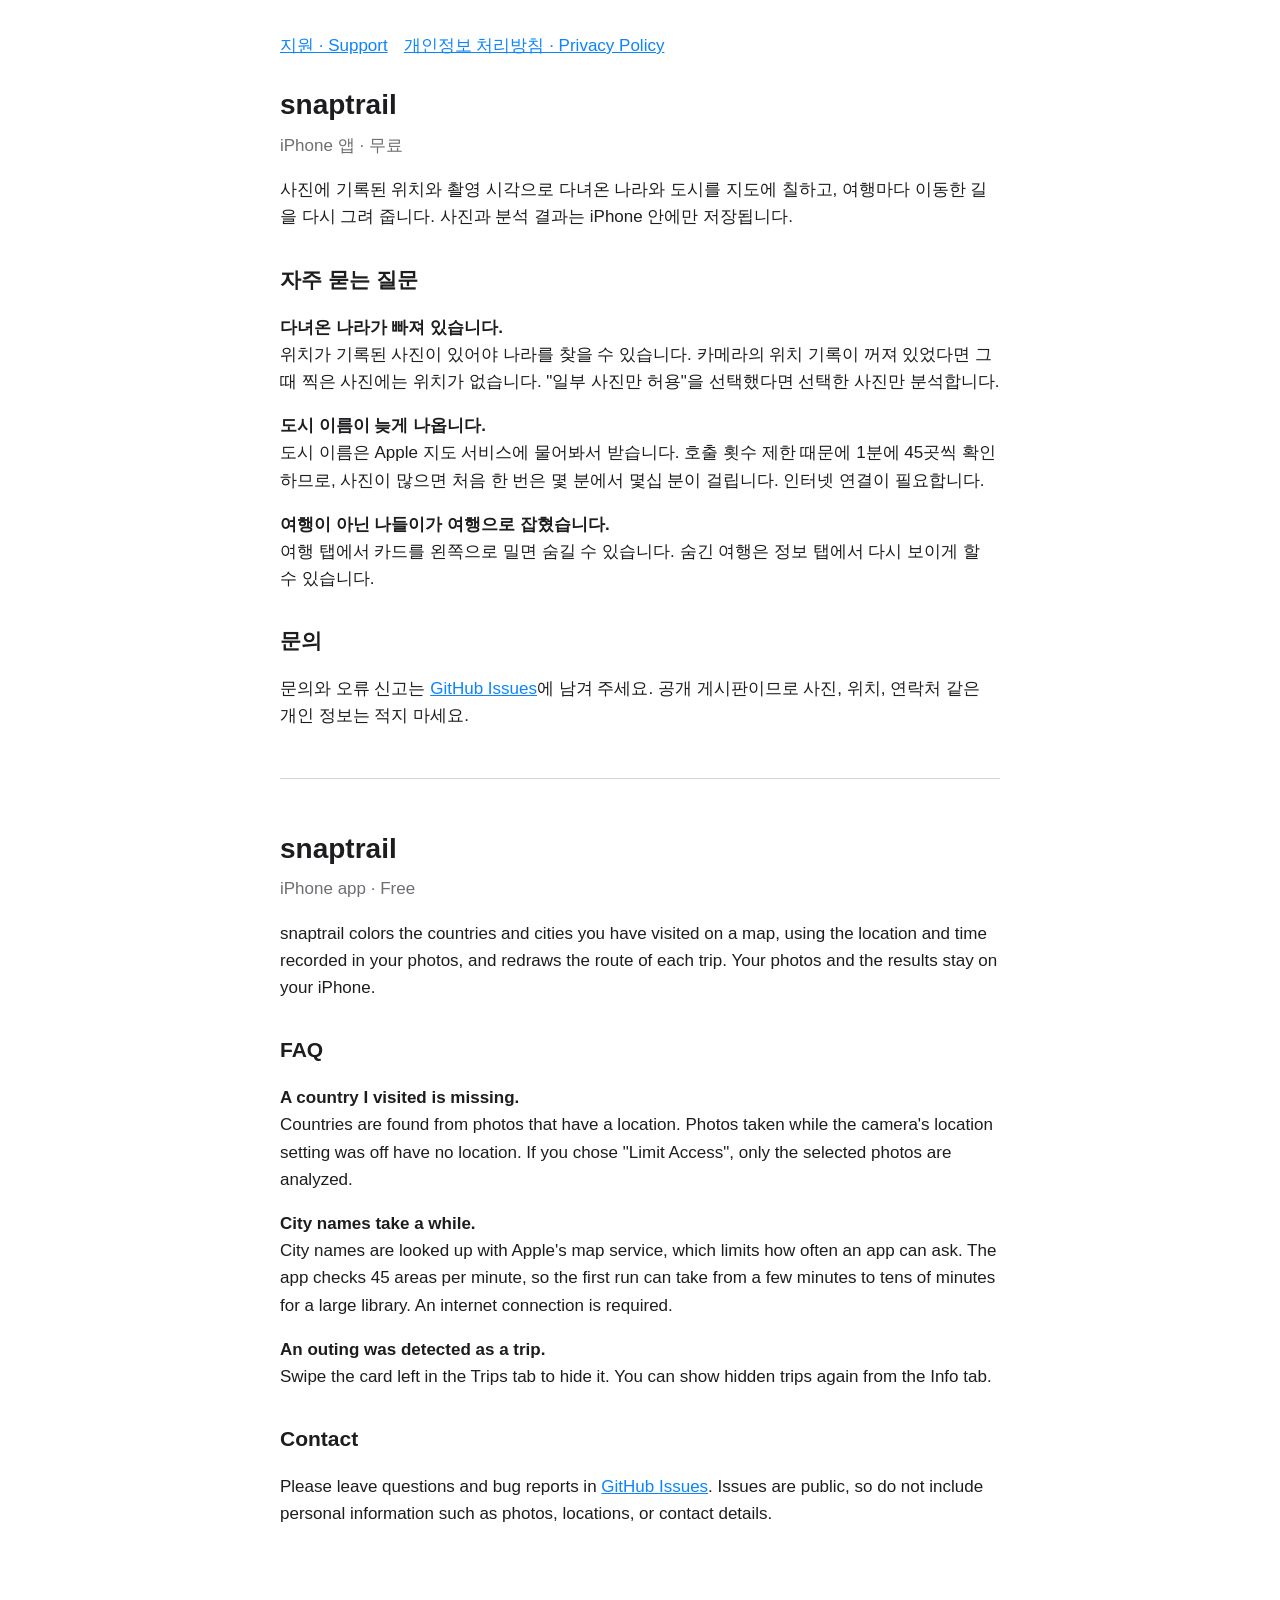
<file: index.html>
<!doctype html>
<html lang="ko">
<head>
<meta charset="utf-8">
<meta name="viewport" content="width=device-width, initial-scale=1">
<title>snaptrail 지원</title>
<link rel="stylesheet" href="style.css">
</head>
<body>
<main>
<nav><a href="index.html">지원 · Support</a><a href="privacy.html">개인정보 처리방침 · Privacy Policy</a></nav>

<h1>snaptrail</h1>
<p class="meta">iPhone 앱 · 무료</p>
<p>사진에 기록된 위치와 촬영 시각으로 다녀온 나라와 도시를 지도에 칠하고, 여행마다 이동한 길을 다시 그려 줍니다. 사진과 분석 결과는 iPhone 안에만 저장됩니다.</p>

<h2>자주 묻는 질문</h2>
<p><strong>다녀온 나라가 빠져 있습니다.</strong><br>
위치가 기록된 사진이 있어야 나라를 찾을 수 있습니다. 카메라의 위치 기록이 꺼져 있었다면 그때 찍은 사진에는 위치가 없습니다. "일부 사진만 허용"을 선택했다면 선택한 사진만 분석합니다.</p>
<p><strong>도시 이름이 늦게 나옵니다.</strong><br>
도시 이름은 Apple 지도 서비스에 물어봐서 받습니다. 호출 횟수 제한 때문에 1분에 45곳씩 확인하므로, 사진이 많으면 처음 한 번은 몇 분에서 몇십 분이 걸립니다. 인터넷 연결이 필요합니다.</p>
<p><strong>여행이 아닌 나들이가 여행으로 잡혔습니다.</strong><br>
여행 탭에서 카드를 왼쪽으로 밀면 숨길 수 있습니다. 숨긴 여행은 정보 탭에서 다시 보이게 할 수 있습니다.</p>

<h2>문의</h2>
<p>문의와 오류 신고는 <a href="https://github.com/wooklab/snaptrail-support/issues">GitHub Issues</a>에 남겨 주세요. 공개 게시판이므로 사진, 위치, 연락처 같은 개인 정보는 적지 마세요.</p>

<hr>

<h1 lang="en">snaptrail</h1>
<p class="meta" lang="en">iPhone app · Free</p>
<p lang="en">snaptrail colors the countries and cities you have visited on a map, using the location and time recorded in your photos, and redraws the route of each trip. Your photos and the results stay on your iPhone.</p>

<h2 lang="en">FAQ</h2>
<p lang="en"><strong>A country I visited is missing.</strong><br>
Countries are found from photos that have a location. Photos taken while the camera's location setting was off have no location. If you chose "Limit Access", only the selected photos are analyzed.</p>
<p lang="en"><strong>City names take a while.</strong><br>
City names are looked up with Apple's map service, which limits how often an app can ask. The app checks 45 areas per minute, so the first run can take from a few minutes to tens of minutes for a large library. An internet connection is required.</p>
<p lang="en"><strong>An outing was detected as a trip.</strong><br>
Swipe the card left in the Trips tab to hide it. You can show hidden trips again from the Info tab.</p>

<h2 lang="en">Contact</h2>
<p lang="en">Please leave questions and bug reports in <a href="https://github.com/wooklab/snaptrail-support/issues">GitHub Issues</a>. Issues are public, so do not include personal information such as photos, locations, or contact details.</p>
</main>
</body>
</html>
</file>
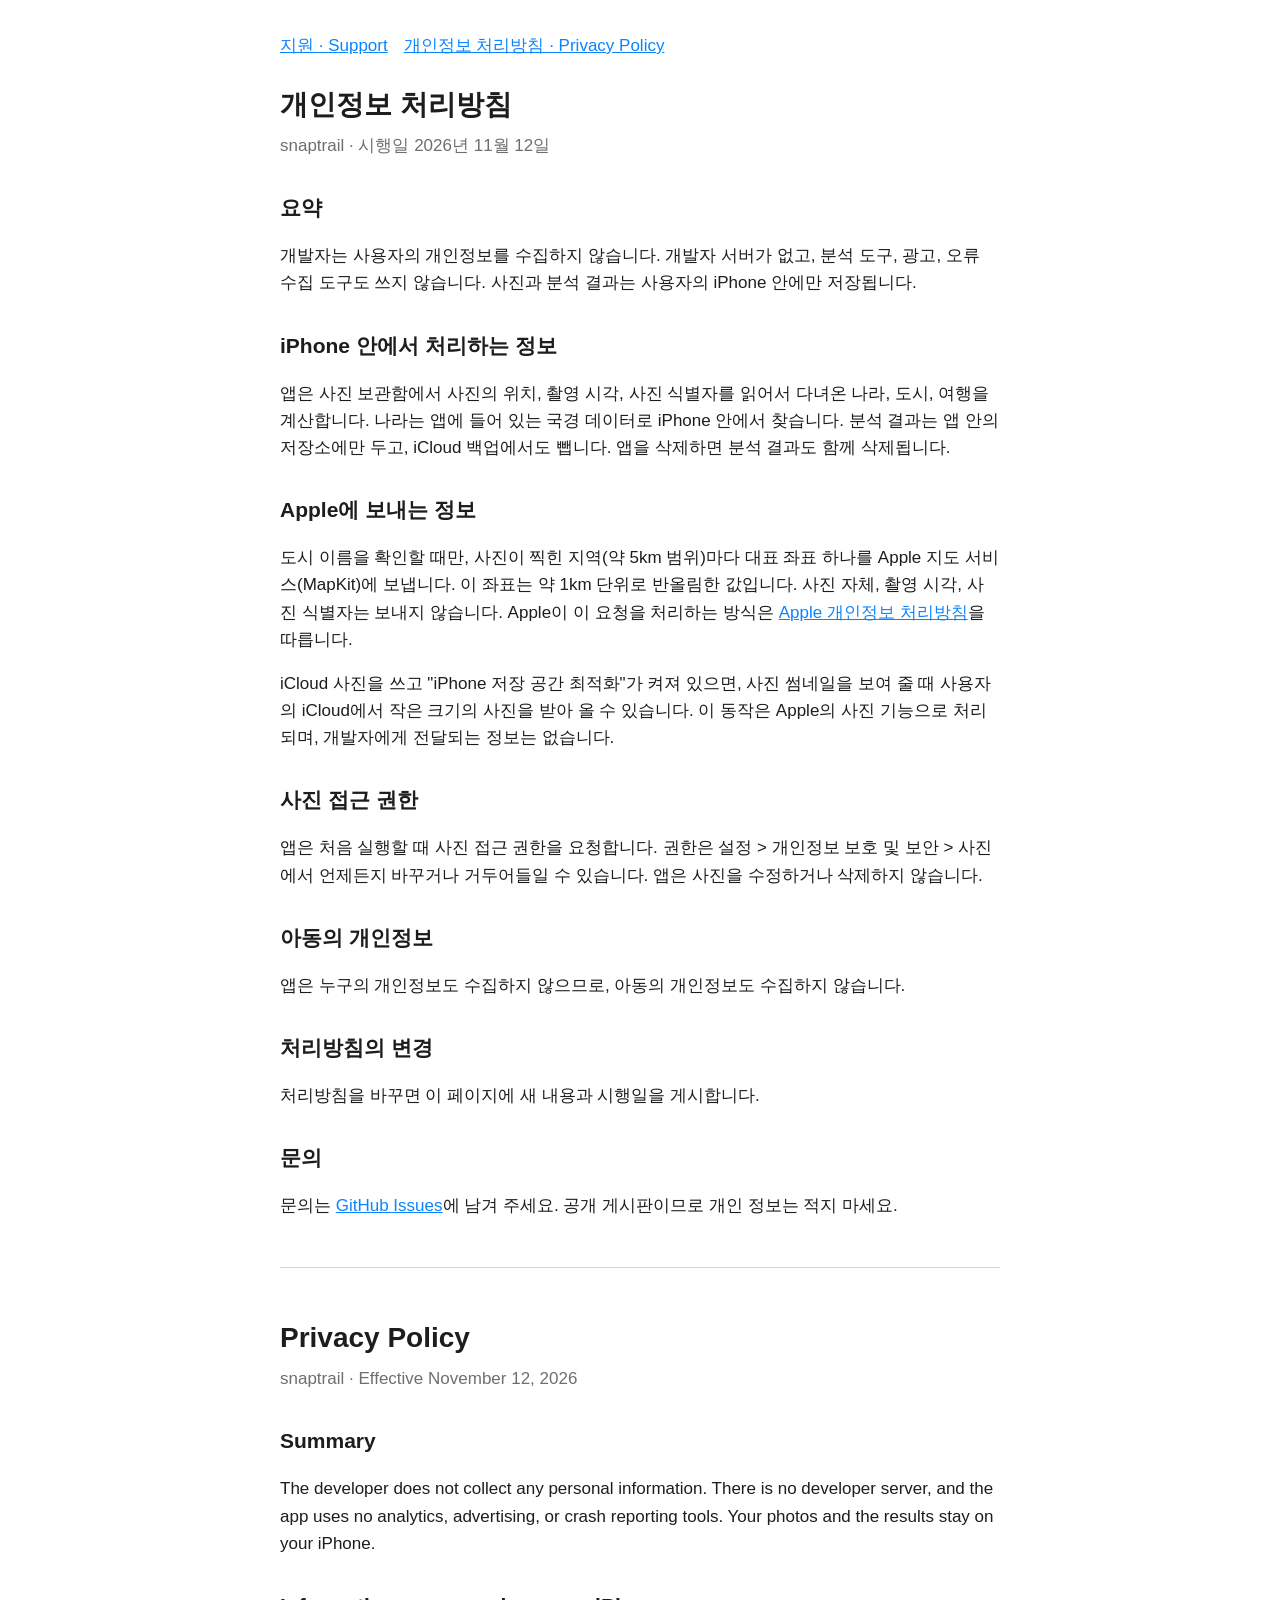
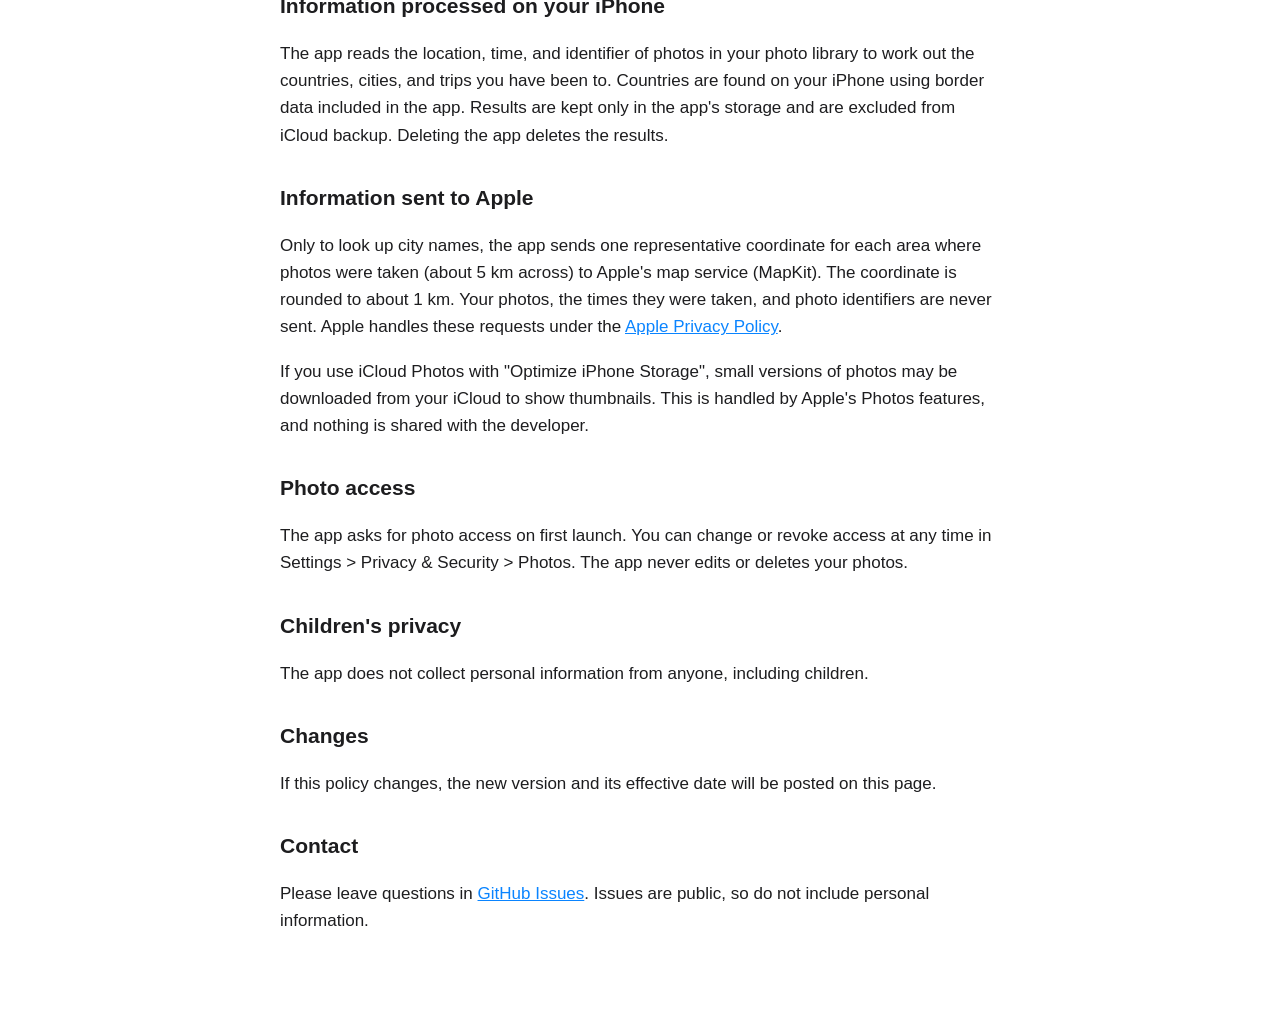
<file: privacy.html>
<!doctype html>
<html lang="ko">
<head>
<meta charset="utf-8">
<meta name="viewport" content="width=device-width, initial-scale=1">
<title>snaptrail 개인정보 처리방침</title>
<link rel="stylesheet" href="style.css">
</head>
<body>
<main>
<nav><a href="index.html">지원 · Support</a><a href="privacy.html">개인정보 처리방침 · Privacy Policy</a></nav>

<h1>개인정보 처리방침</h1>
<p class="meta">snaptrail · 시행일 2026년 11월 12일</p>

<h2>요약</h2>
<p>개발자는 사용자의 개인정보를 수집하지 않습니다. 개발자 서버가 없고, 분석 도구, 광고, 오류 수집 도구도 쓰지 않습니다. 사진과 분석 결과는 사용자의 iPhone 안에만 저장됩니다.</p>

<h2>iPhone 안에서 처리하는 정보</h2>
<p>앱은 사진 보관함에서 사진의 위치, 촬영 시각, 사진 식별자를 읽어서 다녀온 나라, 도시, 여행을 계산합니다. 나라는 앱에 들어 있는 국경 데이터로 iPhone 안에서 찾습니다. 분석 결과는 앱 안의 저장소에만 두고, iCloud 백업에서도 뺍니다. 앱을 삭제하면 분석 결과도 함께 삭제됩니다.</p>

<h2>Apple에 보내는 정보</h2>
<p>도시 이름을 확인할 때만, 사진이 찍힌 지역(약 5km 범위)마다 대표 좌표 하나를 Apple 지도 서비스(MapKit)에 보냅니다. 이 좌표는 약 1km 단위로 반올림한 값입니다. 사진 자체, 촬영 시각, 사진 식별자는 보내지 않습니다. Apple이 이 요청을 처리하는 방식은 <a href="https://www.apple.com/kr/legal/privacy/">Apple 개인정보 처리방침</a>을 따릅니다.</p>
<p>iCloud 사진을 쓰고 "iPhone 저장 공간 최적화"가 켜져 있으면, 사진 썸네일을 보여 줄 때 사용자의 iCloud에서 작은 크기의 사진을 받아 올 수 있습니다. 이 동작은 Apple의 사진 기능으로 처리되며, 개발자에게 전달되는 정보는 없습니다.</p>

<h2>사진 접근 권한</h2>
<p>앱은 처음 실행할 때 사진 접근 권한을 요청합니다. 권한은 설정 &gt; 개인정보 보호 및 보안 &gt; 사진에서 언제든지 바꾸거나 거두어들일 수 있습니다. 앱은 사진을 수정하거나 삭제하지 않습니다.</p>

<h2>아동의 개인정보</h2>
<p>앱은 누구의 개인정보도 수집하지 않으므로, 아동의 개인정보도 수집하지 않습니다.</p>

<h2>처리방침의 변경</h2>
<p>처리방침을 바꾸면 이 페이지에 새 내용과 시행일을 게시합니다.</p>

<h2>문의</h2>
<p>문의는 <a href="https://github.com/wooklab/snaptrail-support/issues">GitHub Issues</a>에 남겨 주세요. 공개 게시판이므로 개인 정보는 적지 마세요.</p>

<hr>

<h1 lang="en">Privacy Policy</h1>
<p class="meta" lang="en">snaptrail · Effective November 12, 2026</p>

<h2 lang="en">Summary</h2>
<p lang="en">The developer does not collect any personal information. There is no developer server, and the app uses no analytics, advertising, or crash reporting tools. Your photos and the results stay on your iPhone.</p>

<h2 lang="en">Information processed on your iPhone</h2>
<p lang="en">The app reads the location, time, and identifier of photos in your photo library to work out the countries, cities, and trips you have been to. Countries are found on your iPhone using border data included in the app. Results are kept only in the app's storage and are excluded from iCloud backup. Deleting the app deletes the results.</p>

<h2 lang="en">Information sent to Apple</h2>
<p lang="en">Only to look up city names, the app sends one representative coordinate for each area where photos were taken (about 5 km across) to Apple's map service (MapKit). The coordinate is rounded to about 1 km. Your photos, the times they were taken, and photo identifiers are never sent. Apple handles these requests under the <a href="https://www.apple.com/legal/privacy/">Apple Privacy Policy</a>.</p>
<p lang="en">If you use iCloud Photos with "Optimize iPhone Storage", small versions of photos may be downloaded from your iCloud to show thumbnails. This is handled by Apple's Photos features, and nothing is shared with the developer.</p>

<h2 lang="en">Photo access</h2>
<p lang="en">The app asks for photo access on first launch. You can change or revoke access at any time in Settings &gt; Privacy &amp; Security &gt; Photos. The app never edits or deletes your photos.</p>

<h2 lang="en">Children's privacy</h2>
<p lang="en">The app does not collect personal information from anyone, including children.</p>

<h2 lang="en">Changes</h2>
<p lang="en">If this policy changes, the new version and its effective date will be posted on this page.</p>

<h2 lang="en">Contact</h2>
<p lang="en">Please leave questions in <a href="https://github.com/wooklab/snaptrail-support/issues">GitHub Issues</a>. Issues are public, so do not include personal information.</p>
</main>
</body>
</html>
</file>
<file: style.css>
:root { color-scheme: light dark; --text: #1d1d1f; --muted: #6e6e73; --bg: #ffffff; --accent: #0a84ff; }
@media (prefers-color-scheme: dark) { :root { --text: #f5f5f7; --muted: #a1a1a6; --bg: #000000; } }
body { margin: 0; background: var(--bg); color: var(--text); font: 17px/1.6 -apple-system, BlinkMacSystemFont, "Apple SD Gothic Neo", sans-serif; }
main { max-width: 720px; margin: 0 auto; padding: 32px 16px 64px; }
h1 { font-size: 28px; margin-bottom: 4px; }
h2 { font-size: 21px; margin-top: 32px; }
p.meta { color: var(--muted); margin-top: 0; }
a { color: var(--accent); }
nav { display: flex; gap: 16px; margin-bottom: 24px; }
hr { border: none; border-top: 1px solid var(--muted); opacity: 0.3; margin: 48px 0; }
</file>
